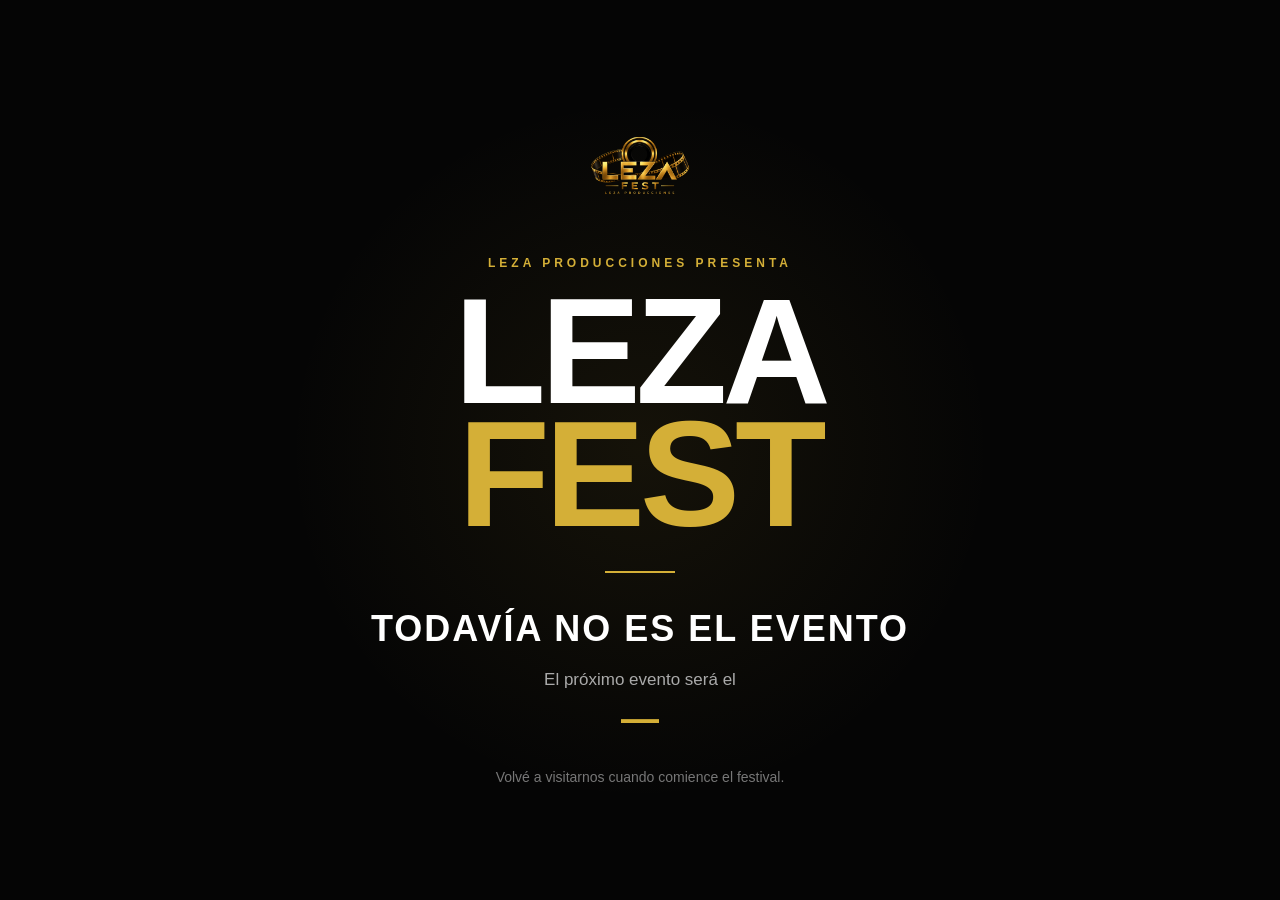
<file: index.html>
<!DOCTYPE html>
<html lang="es">
<head>
    <meta charset="UTF-8">
    <meta name="viewport" content="width=device-width, initial-scale=1.0">

    <title>Leza Fest | Leza Producciones</title>

    <link rel="stylesheet" href="style.css">
</head>

<body>

    <!-- ========================================
         PANTALLA DE ESPERA
    ========================================= -->

    <section id="festival-closed" class="festival-closed">

        <div class="closed-content">

            <img
                src="assets/logo.png"
                alt="Leza Producciones"
                class="closed-logo"
            >

            <p class="closed-eyebrow">
                LEZA PRODUCCIONES PRESENTA
            </p>

            <h1>
                LEZA<br>
                <span>FEST</span>
            </h1>

            <div class="closed-line"></div>

            <h2>
                TODAVÍA NO ES EL EVENTO
            </h2>

            <p class="closed-description">
                El próximo evento será el
            </p>

            <p
                id="closed-next-event"
                class="closed-date"
            >
                —
            </p>

            <p class="closed-message">
                Volvé a visitarnos cuando comience
                el festival.
            </p>

        </div>

    </section>


    <!-- ========================================
         WEB DEL FESTIVAL
    ========================================= -->

    <div id="festival-site" class="festival-site">

        <header class="navbar">

            <a href="#inicio" class="brand">

                <img
                    src="assets/logo.png"
                    alt="Leza Producciones"
                >

                <span>LEZA FEST</span>

            </a>

            <nav>

                <a href="#inicio">Inicio</a>

                <a href="#festival">El Festival</a>

                <a href="#reglamento">Reglamento</a>

                <a href="#transmision">Leza TV</a>

                <a href="#inscripcion">Inscripción</a>

            </nav>

        </header>


        <main>

            <!-- ========================================
                 HERO
            ========================================= -->

            <section
                id="inicio"
                class="hero"
            >

                <div class="hero-content">

                    <p class="eyebrow">
                        LEZA PRODUCCIONES PRESENTA
                    </p>

                    <h1 id="festival-title">
                        LEZA<br>
                        <span>FEST</span>
                    </h1>

                    <p class="hero-subtitle">
                        Festival de Cortometrajes
                    </p>

                    <p
                        class="hero-description"
                        id="festival-status"
                    >
                        El festival se encuentra
                        actualmente en emisión.
                    </p>

                    <p
                        class="festival-event-info"
                        id="festival-event-info"
                    ></p>

                    <a
                        href="#inscripcion"
                        class="main-button"
                    >
                        INSCRIBIR CORTOMETRAJE
                    </a>

                    <a href="votaciones/index.html" class="btn-votar-obra">
                        VOTAR OBRA
                    </a>

                </div>

            </section>


            <!-- ========================================
                 FESTIVAL
            ========================================= -->

            <section
                id="festival"
                class="section"
            >

                <div class="festival-content">

                    <p class="section-label">
                        SOBRE EL FESTIVAL
                    </p>

                    <h2 class="section-title">
                        Historias que merecen ser vistas.
                    </h2>

                    <p>
                        Leza Fest es un espacio dedicado
                        a descubrir nuevas historias,
                        realizadores y obras audiovisuales.
                    </p>

                    <p>
                        Un festival creado para celebrar
                        el cine independiente y las nuevas
                        voces del mundo audiovisual.
                    </p>

                </div>

            </section>


            <!-- ========================================
                 TRANSMISIÓN LEZA TV
            ========================================= -->

            <section
                id="transmision"
                class="section dark-section"
            >

                <div class="festival-content">

                    <p class="section-label">
                        LEZA PRODUCCIONES
                    </p>

                    <h2 class="section-title">
                        Viví Leza Fest por Leza TV.
                    </h2>

                    <p>
                        La transmisión del festival se realizará
                        a través de nuestra plataforma Leza TV.
                    </p>

                    <div
                        id="leza-tv-info"
                        class="leza-tv-info"
                    >

                        <h3>
                            TRANSMISIÓN POR LEZA TV
                        </h3>

                        <p id="broadcast-status">
                            Consultá próximamente la fecha
                            y el horario de transmisión.
                        </p>

                        <div class="broadcast-details">

                            <div>
                                <span>FECHA</span>

                                <strong id="broadcast-date">
                                    —
                                </strong>
                            </div>

                            <div>
                                <span>HORARIO</span>

                                <strong id="broadcast-time">
                                    —
                                </strong>
                            </div>

                        </div>

                        <a
                            href="https://lezaproducciones.com"
                            class="main-button"
                            target="_blank"
                            rel="noopener noreferrer"
                        >
                            LEZA PRODUCCIONES
                        </a>

                    </div>

                </div>

            </section>


            <!-- ========================================
                 REGLAMENTO
            ========================================= -->

            <section
                id="reglamento"
                class="section dark-section"
            >

                <div class="festival-content">

                    <p class="section-label">
                        LEZA FEST
                    </p>

                    <h2 class="section-title">
                        Reglamento
                    </h2>

                    <div class="rules">

                        <div class="rule">

                            <h3>01</h3>

                            <p>
                                Los cortometrajes deben
                                cumplir con las condiciones
                                establecidas por la organización.
                            </p>

                        </div>

                        <div class="rule">

                            <h3>02</h3>

                            <p>
                                Cada participante podrá
                                presentar su obra mediante
                                el formulario oficial.
                            </p>

                        </div>

                        <div class="rule">

                            <h3>03</h3>

                            <p>
                                La inscripción implica la
                                aceptación del reglamento
                                del festival.
                            </p>

                        </div>

                    </div>

                </div>

            </section>


            <!-- ========================================
                 INSCRIPCIÓN
            ========================================= -->


            <section id="inscripcion" class="registration">

                <div class="registration-content">

                    <p class="section-label">
                        PARTICIPÁ
                    </p>

                    <h2 class="section-title">
                        Inscribí tu cortometraje.
                    </h2>

                    <p>
                        Completá el formulario oficial
                        para presentar tu obra en Leza Fest.
                    </p>

                    <a
                        href="formulario/index.html"
                        class="main-button"
                    >
                        INSCRIBIRME
                    </a>

                </div>

            </section>


        <!-- ========================================
             FOOTER
        ========================================= -->

        <footer>

            <p>
                © 2026 Leza Producciones
            </p>

        </footer>

    </div>


    <script src="script.js"></script>

</body>
</html>
</file>
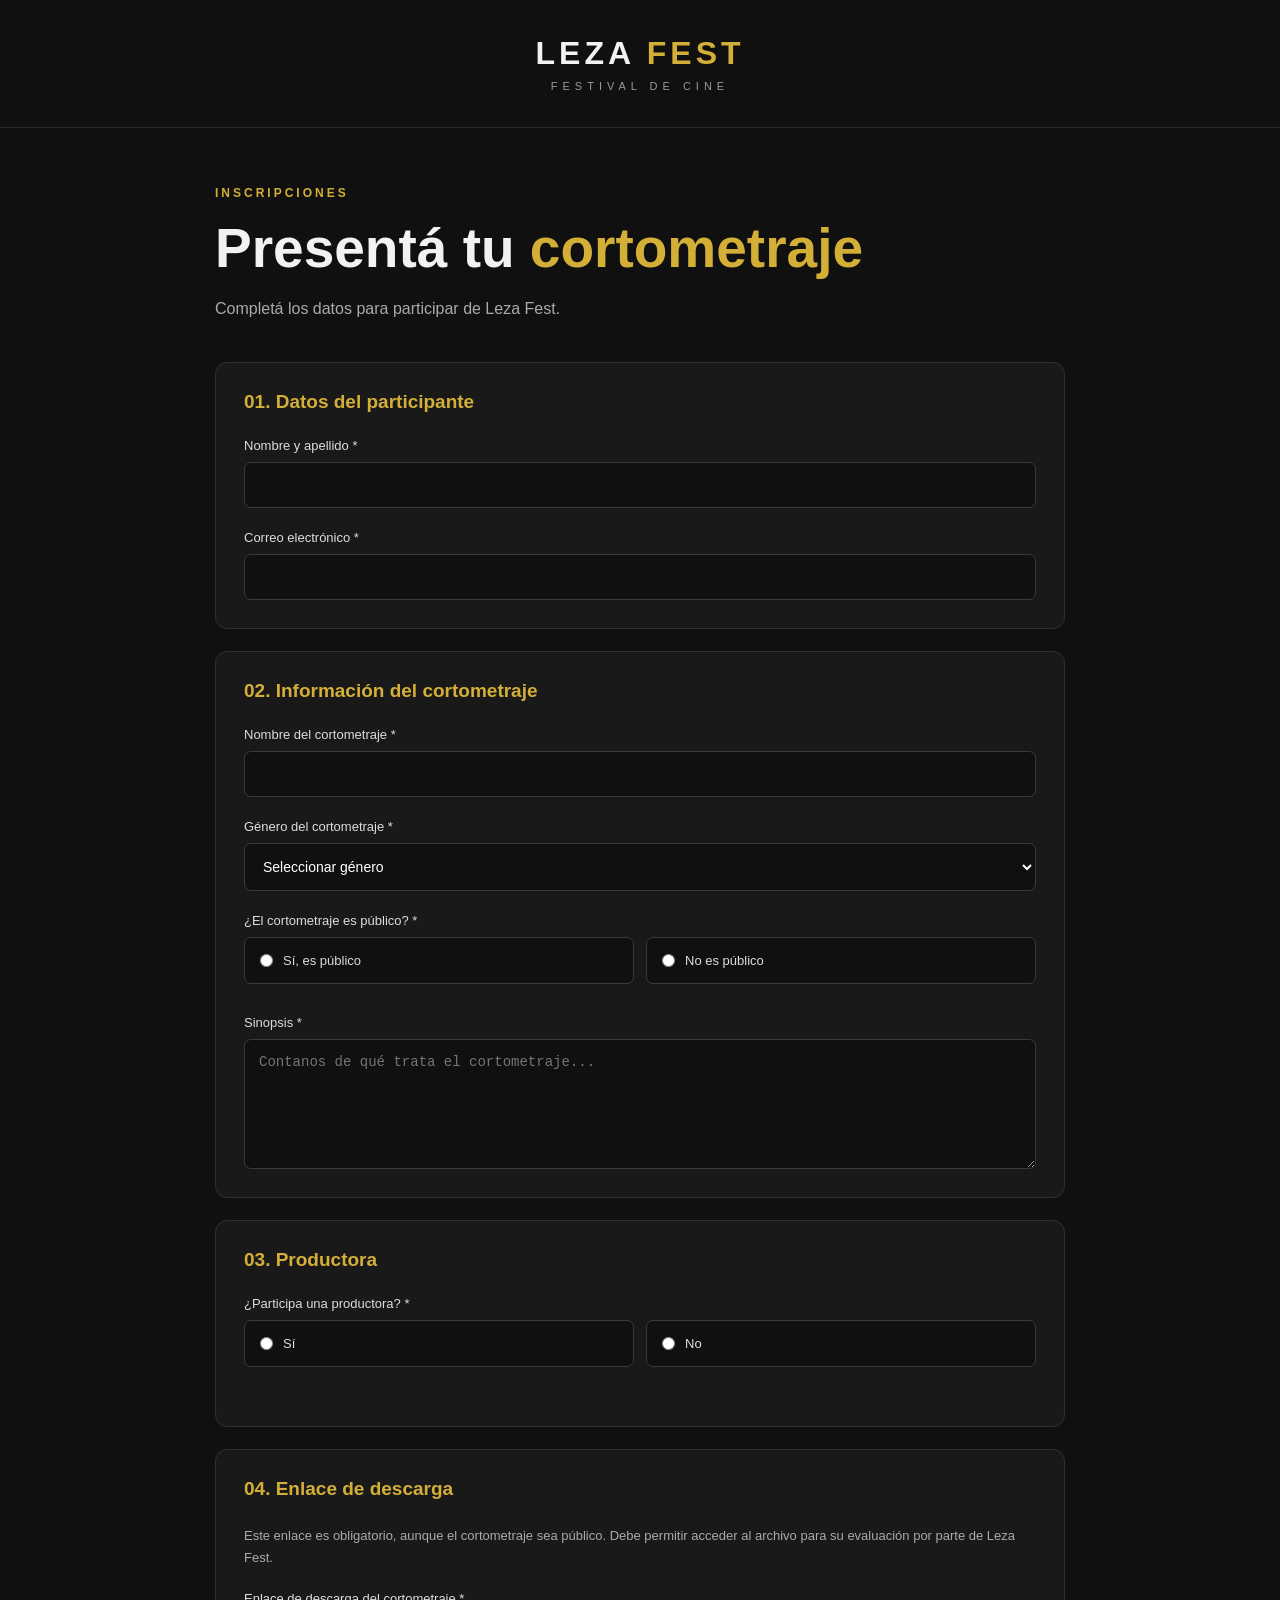
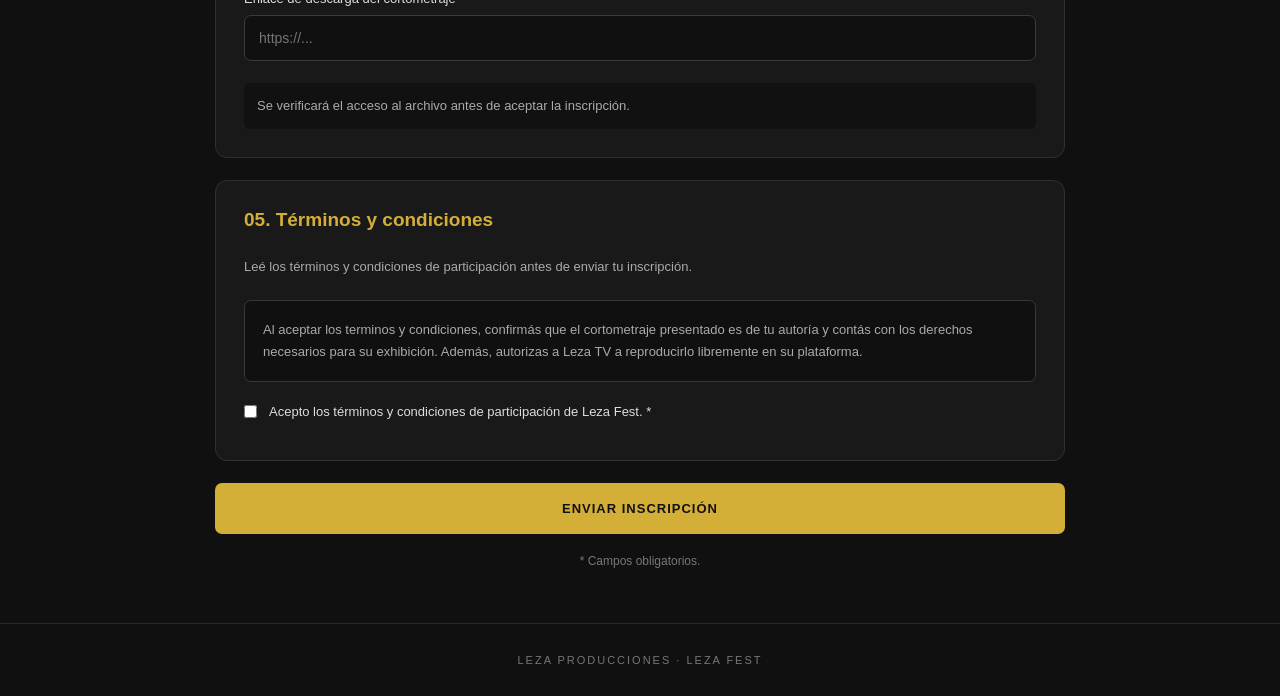
<file: formulario/index.html>
<!DOCTYPE html>
<html lang="es">
<head>
    <meta charset="UTF-8">
    <meta name="viewport" content="width=device-width, initial-scale=1.0">
    <meta name="theme-color" content="#101010">
    <title>Inscripción de cortometrajes | Leza Fest</title>
    <link rel="stylesheet" href="style.css">
</head>
<body>
    <header class="header">
        <div class="brand">LEZA <span>FEST</span></div>
        <p>FESTIVAL DE CINE</p>
    </header>

    <main class="container">
        <section class="intro">
            <span class="tag">INSCRIPCIONES</span>
            <h1>Presentá tu <span>cortometraje</span></h1>
            <p>Completá los datos para participar de Leza Fest.</p>
        </section>

        <form id="formulario">

            <section class="form-section">
                <h2>01. Datos del participante</h2>

                <div class="field">
                    <label for="participante">Nombre y apellido *</label>
                    <input id="participante" name="participante"
                           autocomplete="name" maxlength="150" required>
                </div>

                <div class="field">
                    <label for="email">Correo electrónico *</label>
                    <input id="email" name="email" type="email"
                           autocomplete="email" maxlength="254" required>
                </div>
            </section>

            <section class="form-section">
                <h2>02. Información del cortometraje</h2>

                <div class="field">
                    <label for="titulo">Nombre del cortometraje *</label>
                    <input id="titulo" name="titulo"
                           maxlength="200" required>
                </div>

                <div class="field">
                    <label for="genero">Género del cortometraje *</label>
                    <select id="genero" name="genero" required>
                        <option value="">Seleccionar género</option>
                        <option value="Drama">Drama</option>
                        <option value="Comedia">Comedia</option>
                        <option value="Terror">Terror</option>
                        <option value="Suspenso">Suspenso</option>
                        <option value="Acción">Acción</option>
                        <option value="Ciencia ficción">Ciencia ficción</option>
                        <option value="Documental">Documental</option>
                        <option value="Animación">Animación</option>
                        <option value="Experimental">Experimental</option>
                        <option value="Romance">Romance</option>
                        <option value="Otro">Otro</option>
                    </select>
                </div>

                <div class="field">
                    <label>¿El cortometraje es público? *</label>
                    <div class="radio-options">
                        <label class="radio-card">
                            <input type="radio" name="publico"
                                   value="Sí" required>
                            Sí, es público
                        </label>
                        <label class="radio-card">
                            <input type="radio" name="publico"
                                   value="No" required>
                            No es público
                        </label>
                    </div>
                </div>

                <div id="datos-publicos" class="conditional" hidden>
                    <div class="field">
                        <label for="plataforma">¿Dónde se puede ver? *</label>
                        <select id="plataforma" name="plataforma">
                            <option value="">Seleccionar plataforma</option>
                            <option value="YouTube">YouTube</option>
                            <option value="Vimeo">Vimeo</option>
                            <option value="Otra">Otra plataforma</option>
                        </select>
                    </div>

                    <div class="field">
                        <label for="enlace-publico">
                            Enlace para visualizar el cortometraje *
                        </label>
                        <input id="enlace-publico" name="enlacePublico"
                               type="url" placeholder="https://...">
                    </div>
                </div>

                <div class="field">
                    <label for="sinopsis">Sinopsis *</label>
                    <textarea id="sinopsis" name="sinopsis"
                              rows="6" maxlength="5000"
                              placeholder="Contanos de qué trata el cortometraje..."
                              required></textarea>
                </div>
            </section>

            <section class="form-section">
                <h2>03. Productora</h2>

                <div class="field">
                    <label>¿Participa una productora? *</label>
                    <div class="radio-options">
                        <label class="radio-card">
                            <input type="radio" name="tieneProductora"
                                   value="Sí" required>
                            Sí
                        </label>
                        <label class="radio-card">
                            <input type="radio" name="tieneProductora"
                                   value="No" required>
                            No
                        </label>
                    </div>
                </div>

                <div id="datos-productora" class="conditional" hidden>
                    <div class="field">
                        <label for="productora">Nombre de la productora *</label>
                        <input id="productora" name="productora"
                               maxlength="200">
                    </div>
                </div>
            </section>

            <section class="form-section">
                <h2>04. Enlace de descarga</h2>

                <p class="help">
                    Este enlace es obligatorio, aunque el cortometraje
                    sea público. Debe permitir acceder al archivo para
                    su evaluación por parte de Leza Fest.
                </p>

                <div class="field">
                    <label for="enlace-descarga">
                        Enlace de descarga del cortometraje *
                    </label>
                    <input id="enlace-descarga" name="enlaceDescarga"
                           type="url" placeholder="https://..." required>
                </div>

                <div id="estado-enlace" class="status" aria-live="polite">
                    Se verificará el acceso al archivo antes de aceptar
                    la inscripción.
                </div>
            </section>

            <section class="form-section">
                <h2>05. Términos y condiciones</h2>

                <p class="help">
                    Leé los términos y condiciones de participación
                    antes de enviar tu inscripción.
                </p>

                <div class="terms-placeholder">
                    <p>
                        Al aceptar los terminos y condiciones, confirmás que el cortometraje presentado es de tu autoría y contás con los derechos necesarios para su exhibición. Además, autorizas a Leza TV a reproducirlo libremente en su plataforma.
                    </p>
                </div>

                <label class="terms-check">
                    <input type="checkbox" id="acepta-terminos"
                           name="aceptaTerminos" required>
                    <span>Acepto los términos y condiciones de participación
                    de Leza Fest. *</span>
                </label>
            </section>

            <button type="submit" id="enviar">
                ENVIAR INSCRIPCIÓN
            </button>

            <p id="resultado" class="result" role="status"
               aria-live="polite"></p>

            <p class="required-note">* Campos obligatorios.</p>
        </form>
    </main>

    <footer>
        LEZA PRODUCCIONES · LEZA FEST
    </footer>

    <script src="script.js"></script>
</body>
</html>
</file>
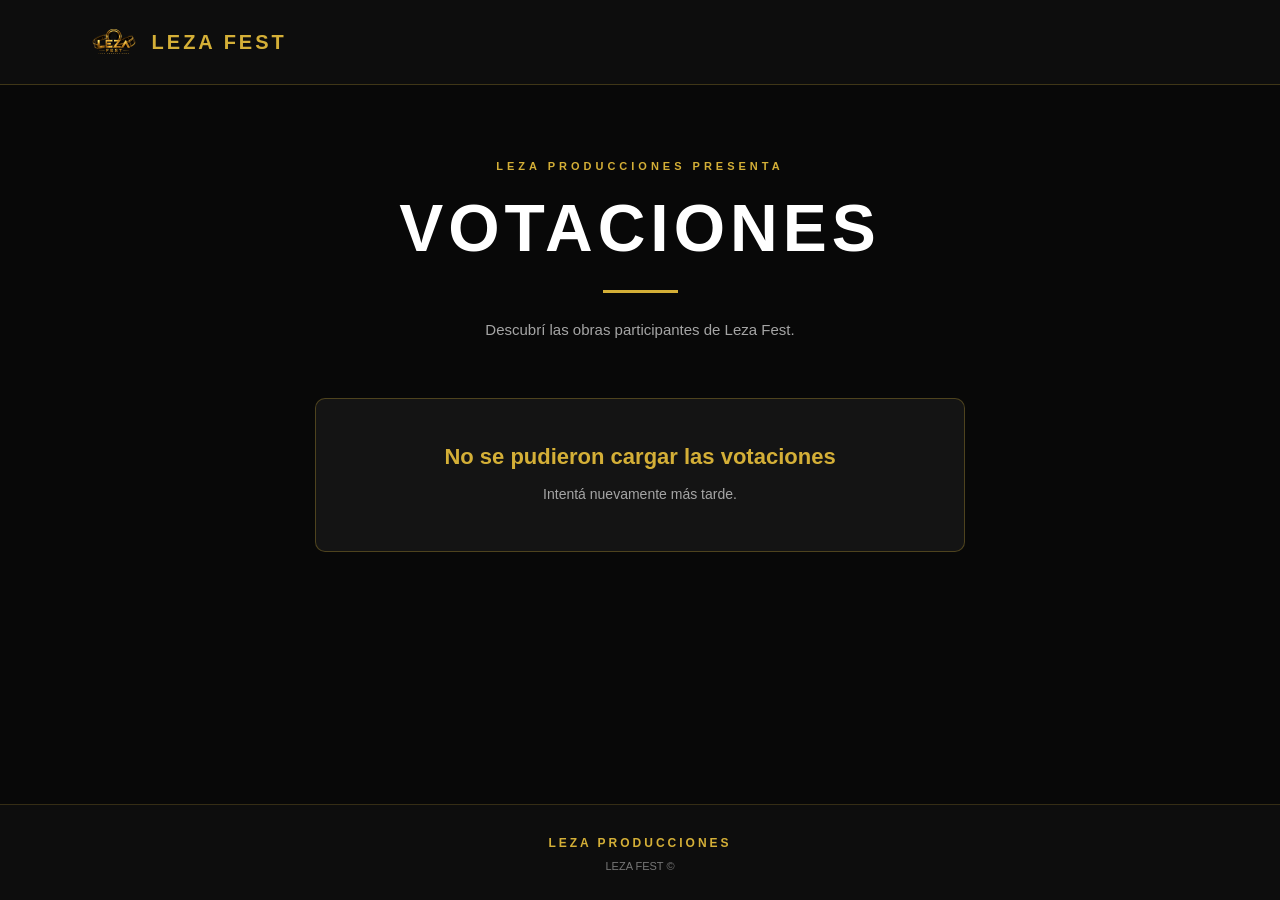
<file: votaciones/index.html>
<!DOCTYPE html>
<html lang="es">
<head>
    <meta charset="UTF-8">
    <meta name="viewport" content="width=device-width, initial-scale=1.0">
    <meta name="theme-color" content="#080808">
    <title>Votaciones | Leza Fest</title>
    <link rel="stylesheet" href="style.css">
</head>
<body>

    <header class="header">
        <a href="../index.html" class="brand">
            <img src="../assets/logo.png" alt="Leza Producciones">
            <span>LEZA FEST</span>
        </a>
    </header>

    <main class="main">
        <section class="voting-intro">
            <p class="eyebrow">LEZA PRODUCCIONES PRESENTA</p>
            <h1>VOTACIONES</h1>
            <div class="gold-line"></div>
            <p class="description">
                Descubrí las obras participantes de Leza Fest.
            </p>
        </section>

        <section id="votingStatus" class="status-card">
            <h2>Todavía no se puede votar</h2>
            <p>Las votaciones aún no están habilitadas.</p>
        </section>

        <section id="worksSection" class="works-section" hidden>
            <div id="worksList" class="works-list"></div>
        </section>

        <section id="emptySection" class="status-card" hidden>
            <h2>No hay obras disponibles</h2>
            <p>La lista de votaciones todavía no está disponible.</p>
        </section>

        <section id="alreadyVoted" class="status-card" hidden>
            <h2>Voto registrado</h2>
            <p>Ya registraste tu voto. ¡Gracias por participar!</p>
        </section>

    </main>

    <footer class="footer">
        <span>LEZA PRODUCCIONES</span>
        <p>LEZA FEST ©</p>
    </footer>

    <script src="script.js"></script>
</body>
</html>
</file>
<file: style.css>
/* ========================================
   CONFIGURACIÓN GENERAL
======================================== */

* {
    margin: 0;
    padding: 0;
    box-sizing: border-box;
}

html {
    scroll-behavior: smooth;
}

body {
    font-family: Arial, Helvetica, sans-serif;
    background: #050505;
    color: #ffffff;
}


/* ========================================
   PANTALLA DE ESPERA
======================================== */

.festival-closed {
    min-height: 100vh;
    min-height: 100svh;

    display: flex;
    align-items: center;
    justify-content: center;

    padding: 40px 20px;

    background:
        radial-gradient(
            circle at center,
            rgba(212, 175, 55, 0.08),
            transparent 45%
        ),
        #050505;

    text-align: center;
}

.closed-content {
    width: 100%;
    max-width: 800px;
}

.closed-logo {
    width: 110px;
    height: 110px;

    object-fit: contain;

    margin-bottom: 30px;
}

.closed-eyebrow {
    color: #D4AF37;

    font-size: 12px;
    font-weight: bold;

    letter-spacing: 4px;

    margin-bottom: 20px;
}

.closed-content h1 {
    font-size: clamp(70px, 13vw, 150px);

    line-height: 0.82;

    font-weight: 900;

    letter-spacing: -5px;

    margin-bottom: 35px;
}

.closed-content h1 span {
    color: #D4AF37;
}

.closed-line {
    width: 70px;
    height: 2px;

    background: #D4AF37;

    margin: 0 auto 35px;
}

.closed-content h2 {
    font-size: clamp(22px, 4vw, 36px);

    letter-spacing: 2px;

    margin-bottom: 20px;
}

.closed-description {
    color: #aaaaaa;

    font-size: 17px;

    margin-bottom: 8px;
}

.closed-date {
    color: #D4AF37;

    font-size: clamp(24px, 4vw, 38px);

    font-weight: bold;

    margin-bottom: 25px;
}

.closed-message {
    color: #777777;

    font-size: 14px;

    line-height: 1.6;
}


/* ========================================
   WEB DEL FESTIVAL
======================================== */

.festival-site {
    display: none;
}


/* ========================================
   NAVBAR
======================================== */

.navbar {
    position: fixed;

    top: 0;
    left: 0;

    width: 100%;

    z-index: 1000;

    display: flex;
    align-items: center;
    justify-content: space-between;

    padding: 20px 6%;

    background: rgba(5, 5, 5, 0.92);

    border-bottom: 1px solid rgba(
        212,
        175,
        55,
        0.15
    );

    transition: 0.3s;
}

.navbar.scrolled {
    padding-top: 14px;
    padding-bottom: 14px;

    background: rgba(5, 5, 5, 0.98);
}

.brand {
    display: flex;

    align-items: center;

    gap: 12px;

    color: #ffffff;

    text-decoration: none;

    font-weight: bold;

    letter-spacing: 2px;
}

.brand img {
    width: 42px;
    height: 42px;

    object-fit: contain;
}

.navbar nav {
    display: flex;

    align-items: center;

    gap: 30px;
}

.navbar nav a {
    color: #cccccc;

    text-decoration: none;

    font-size: 13px;

    letter-spacing: 1px;

    transition: 0.3s;
}

.navbar nav a:hover {
    color: #D4AF37;
}


/* ========================================
   HERO
======================================== */

.hero {
    min-height: 100vh;

    display: flex;

    align-items: center;

    justify-content: center;

    text-align: center;

    padding: 120px 20px 80px;

    background:
        radial-gradient(
            circle at center,
            rgba(212, 175, 55, 0.07),
            transparent 45%
        ),
        #050505;
}

.hero-content {
    max-width: 900px;
}

.eyebrow {
    color: #D4AF37;

    font-size: 12px;

    font-weight: bold;

    letter-spacing: 4px;

    margin-bottom: 25px;
}

.hero h1 {
    font-size: clamp(80px, 16vw, 190px);

    line-height: 0.8;

    letter-spacing: -7px;

    font-weight: 900;

    margin-bottom: 35px;
}

.hero h1 span {
    color: #D4AF37;
}

.hero-subtitle {
    font-size: 22px;

    color: #dddddd;

    margin-bottom: 20px;
}

.hero-description {
    max-width: 600px;

    margin: 0 auto 12px;

    color: #999999;

    font-size: 16px;

    line-height: 1.6;
}

.festival-event-info {
    color: #D4AF37;

    font-size: 14px;

    margin-bottom: 35px;
}


/* ========================================
   BOTONES
======================================== */

.main-button {
    display: inline-block;

    padding: 16px 32px;

    background: #D4AF37;

    color: #050505;

    text-decoration: none;

    font-size: 13px;

    font-weight: bold;

    letter-spacing: 1px;

    transition: 0.3s;
}

.main-button:hover {
    background: #ffffff;

    transform: translateY(-2px);
}


/* ========================================
   SECCIONES
======================================== */

.section {
    padding: 120px 8%;

    background: #080808;
}

.dark-section {
    background: #050505;
}

.festival-content,
.registration-content {
    max-width: 1000px;

    margin: 0 auto;
}

.section-label {
    color: #D4AF37;

    font-size: 11px;

    font-weight: bold;

    letter-spacing: 3px;

    margin-bottom: 20px;
}

.section-title {
    font-size: clamp(36px, 6vw, 70px);

    line-height: 1;

    margin-bottom: 35px;
}

.festival-content > p:not(.section-label),
.registration-content > p:not(.section-label) {
    max-width: 700px;

    color: #999999;

    line-height: 1.8;

    margin-bottom: 20px;
}


/* ========================================
   REGLAMENTO
======================================== */

.rules {
    display: grid;

    grid-template-columns:
        repeat(3, 1fr);

    gap: 40px;

    margin-top: 60px;
}

.rule {
    padding-top: 25px;

    border-top: 1px solid
        rgba(212, 175, 55, 0.4);
}

.rule h3 {
    color: #D4AF37;

    font-size: 14px;

    margin-bottom: 20px;
}

.rule p {
    color: #999999;

    line-height: 1.7;
}


/* ========================================
   INSCRIPCIÓN
======================================== */

.registration {
    padding: 130px 8%;

    background:
        linear-gradient(
            135deg,
            #090909,
            #050505
        );

    text-align: center;
}

.registration-content {
    display: flex;

    flex-direction: column;

    align-items: center;
}

.registration-content > p:not(.section-label) {
    margin-left: auto;
    margin-right: auto;
}


/* ========================================
   FOOTER
======================================== */

footer {
    padding: 30px 20px;

    text-align: center;

    background: #030303;

    border-top: 1px solid
        rgba(212, 175, 55, 0.15);

    color: #666666;

    font-size: 12px;
}


/* ========================================
   ANIMACIONES
======================================== */

.fade-in {
    opacity: 0;

    transform: translateY(25px);

    transition:
        opacity 0.8s ease,
        transform 0.8s ease;
}

.fade-in.visible {
    opacity: 1;

    transform: translateY(0);
}


/* ========================================
   RESPONSIVE
======================================== */

@media (max-width: 800px) {

    .navbar {
        padding: 15px 20px;
    }

    .navbar nav {
        gap: 12px;
    }

    .navbar nav a {
        font-size: 11px;
    }

    .rules {
        grid-template-columns: 1fr;

        gap: 50px;
    }

}


@media (max-width: 600px) {

    .navbar {
        flex-direction: column;

        gap: 15px;
    }

    .navbar nav {
        flex-wrap: wrap;

        justify-content: center;
    }

    .hero {
        padding-top: 170px;
    }

    .closed-content h1 {
        letter-spacing: -3px;
    }

    .closed-logo {
        width: 90px;
        height: 90px;
    }

}


/* ========================================
   LEZA TV - TRANSMISIÓN DEL FESTIVAL
======================================== */

#transmision {
    position: relative;
    overflow: hidden;
    text-align: center;

    background:
        radial-gradient(
            ellipse at 50% 45%,
            rgba(212, 175, 55, 0.10),
            transparent 65%
        ),
        #050505;
}

#transmision .festival-content {
    max-width: 1000px;
}

#transmision .section-title {
    margin-left: auto;
    margin-right: auto;
}

#transmision .festival-content > p:not(.section-label) {
    margin-left: auto;
    margin-right: auto;
}

.leza-tv-info {
    position: relative;

    max-width: 780px;
    width: 100%;

    margin: 55px auto 0;
    padding: 55px 45px;

    background:
        linear-gradient(
            145deg,
            rgba(25, 25, 25, 0.98),
            rgba(8, 8, 8, 0.98)
        );

    border: 1px solid rgba(212, 175, 55, 0.35);
    border-top: 3px solid #D4AF37;

    box-shadow:
        0 20px 70px rgba(0, 0, 0, 0.45),
        0 0 35px rgba(212, 175, 55, 0.05);
}

.leza-tv-info h3 {
    color: #D4AF37;

    font-size: 15px;
    font-weight: bold;

    letter-spacing: 4px;

    margin-bottom: 25px;
}

#broadcast-status {
    color: #aaaaaa;

    font-size: 15px;
    line-height: 1.7;

    margin-bottom: 35px;
}

.broadcast-details {
    display: grid;
    grid-template-columns: 1fr 1fr;

    margin: 35px 0;

    border-top: 1px solid rgba(212, 175, 55, 0.25);
    border-bottom: 1px solid rgba(212, 175, 55, 0.25);
}

.broadcast-details > div {
    display: flex;
    flex-direction: column;
    align-items: center;

    gap: 15px;

    padding: 30px 15px;
}

.broadcast-details > div + div {
    border-left: 1px solid rgba(212, 175, 55, 0.25);
}

.broadcast-details span {
    color: #888888;

    font-size: 11px;
    font-weight: bold;

    letter-spacing: 3px;
}

.broadcast-details strong {
    color: #D4AF37;

    font-size: clamp(20px, 3vw, 30px);
    font-weight: bold;

    line-height: 1.3;
}

.leza-tv-info .main-button {
    margin-top: 10px;
    min-width: 220px;
}

/* ========================================
   RESPONSIVE - LEZA TV
======================================== */

@media (max-width: 600px) {

    .leza-tv-info {
        margin-top: 35px;
        padding: 35px 20px;
    }

    .leza-tv-info h3 {
        font-size: 13px;
        letter-spacing: 2px;
    }

    #broadcast-status {
        font-size: 14px;
    }

    .broadcast-details {
        grid-template-columns: 1fr;
    }

    .broadcast-details > div {
        padding: 25px 10px;
    }

    .broadcast-details > div + div {
        border-left: none;
        border-top: 1px solid rgba(212, 175, 55, 0.25);
    }

}

/* BOTÓN VOTAR OBRA - INICIO */
.btn-votar-obra {
    display: inline-flex;
    align-items: center;
    justify-content: center;
    padding: 13px 28px;
    background: linear-gradient(135deg, #D4AF37, #F5D76E);
    color: #111;
    border: 1px solid #D4AF37;
    border-radius: 6px;
    font-size: 14px;
    font-weight: 700;
    letter-spacing: 1px;
    text-decoration: none;
    text-transform: uppercase;
    transition: all 0.25s ease;
}

.btn-votar-obra:hover {
    background: transparent;
    color: #D4AF37;
    transform: translateY(-2px);
    box-shadow: 0 0 14px rgba(212, 175, 55, 0.25);
}
</file>
<file: formulario/style.css>
* {
    box-sizing: border-box;
    margin: 0;
    padding: 0;
}

[hidden] {
    display: none !important;
}

body {
    background: #101010;
    color: #f2f2f2;
    font-family: Arial, sans-serif;
    min-height: 100vh;
}

.header {
    text-align: center;
    padding: 35px 20px;
    border-bottom: 1px solid #292929;
}

.brand {
    font-size: 32px;
    font-weight: 900;
    letter-spacing: 4px;
}

.brand span,
.intro h1 span {
    color: #d4af37;
}

.header p {
    color: #999;
    font-size: 11px;
    letter-spacing: 5px;
    margin-top: 8px;
}

.container {
    width: 90%;
    max-width: 850px;
    margin: 55px auto;
}

.intro {
    margin-bottom: 40px;
}

.tag {
    color: #d4af37;
    font-size: 12px;
    letter-spacing: 3px;
    font-weight: bold;
}

.intro h1 {
    font-size: clamp(35px, 6vw, 55px);
    margin: 15px 0;
}

.intro p,
.help {
    color: #aaa;
    line-height: 1.7;
}

.form-section {
    background: #191919;
    border: 1px solid #303030;
    border-radius: 12px;
    padding: 28px;
    margin-bottom: 22px;
}

.form-section h2 {
    color: #d4af37;
    font-size: 19px;
    margin-bottom: 25px;
}

.field {
    display: flex;
    flex-direction: column;
    margin-bottom: 22px;
}

.field:last-child {
    margin-bottom: 0;
}

label {
    font-size: 13px;
    margin-bottom: 9px;
    color: #ddd;
}

input:not([type="radio"]):not([type="checkbox"]),
select,
textarea {
    width: 100%;
    background: #101010;
    border: 1px solid #3a3a3a;
    border-radius: 7px;
    padding: 14px;
    color: white;
    font-size: 14px;
    outline: none;
}

input:focus,
select:focus,
textarea:focus {
    border-color: #d4af37;
}

textarea {
    resize: vertical;
    min-height: 130px;
}

.radio-options {
    display: flex;
    gap: 12px;
    flex-wrap: wrap;
}

.radio-card {
    display: flex;
    align-items: center;
    gap: 10px;
    background: #101010;
    border: 1px solid #3a3a3a;
    border-radius: 7px;
    padding: 15px;
    cursor: pointer;
    flex: 1;
    min-width: 150px;
}

.radio-card input,
.terms-check input {
    accent-color: #d4af37;
}

.conditional {
    background: #141414;
    border-left: 3px solid #d4af37;
    padding: 20px;
    margin: 18px 0;
    border-radius: 5px;
}

.help {
    font-size: 13px;
    margin-bottom: 22px;
}

.status {
    color: #aaa;
    background: #111;
    padding: 13px;
    border-radius: 6px;
    font-size: 13px;
    margin-top: 15px;
    line-height: 1.5;
}

.status.error {
    color: #ff7777;
}

.status.success {
    color: #d4af37;
}

.terms-placeholder {
    padding: 18px;
    background: #101010;
    border: 1px solid #383838;
    border-radius: 7px;
    color: #aaa;
    font-size: 13px;
    line-height: 1.7;
    margin-bottom: 20px;
}

.terms-check {
    display: flex;
    align-items: flex-start;
    gap: 12px;
    line-height: 1.6;
    cursor: pointer;
}

.terms-check input {
    margin-top: 3px;
    flex-shrink: 0;
}

button {
    width: 100%;
    background: #d4af37;
    color: #111;
    border: none;
    padding: 18px;
    border-radius: 7px;
    font-weight: bold;
    font-size: 13px;
    letter-spacing: 1px;
    cursor: pointer;
    transition: 0.2s;
}

button:hover {
    background: #f0ce59;
}

button:disabled {
    opacity: 0.6;
    cursor: not-allowed;
}

.result {
    text-align: center;
    margin-top: 20px;
    line-height: 1.6;
}

.required-note {
    color: #777;
    font-size: 12px;
    margin-top: 18px;
    text-align: center;
}

footer {
    text-align: center;
    padding: 30px;
    border-top: 1px solid #292929;
    color: #777;
    font-size: 11px;
    letter-spacing: 2px;
}

@media (max-width: 600px) {
    .container {
        width: 92%;
        margin: 35px auto;
    }

    .form-section {
        padding: 20px;
    }

    .radio-options {
        flex-direction: column;
    }

    .radio-card {
        flex: auto;
    }
}
</file>
<file: votaciones/style.css>
* {
    margin: 0;
    padding: 0;
    box-sizing: border-box;
}

:root {
    --gold: #D4AF37;
    --gold-light: #F0D77A;
    --black: #080808;
    --surface: #141414;
    --surface-light: #1D1D1D;
    --text: #FFFFFF;
    --muted: #A5A5A5;
}

body {
    min-height: 100vh;
    background: var(--black);
    color: var(--text);
    font-family: Arial, Helvetica, sans-serif;
    display: flex;
    flex-direction: column;
}

.header {
    width: 100%;
    min-height: 85px;
    padding: 18px 7%;
    display: flex;
    align-items: center;
    border-bottom: 1px solid rgba(212, 175, 55, 0.25);
    background: #0D0D0D;
}

.brand {
    display: flex;
    align-items: center;
    gap: 14px;
    color: var(--gold);
    text-decoration: none;
    font-size: 20px;
    font-weight: 800;
    letter-spacing: 3px;
}

.brand img {
    width: 48px;
    height: 48px;
    object-fit: contain;
}

.main {
    width: 100%;
    max-width: 1050px;
    margin: 0 auto;
    padding: 75px 25px;
    flex: 1;
}

.voting-intro {
    text-align: center;
    margin-bottom: 55px;
}

.eyebrow {
    color: var(--gold);
    font-size: 11px;
    letter-spacing: 4px;
    font-weight: bold;
    margin-bottom: 18px;
}

.voting-intro h1 {
    font-size: clamp(38px, 7vw, 66px);
    font-weight: 900;
    letter-spacing: 5px;
}

.gold-line {
    width: 75px;
    height: 3px;
    background: var(--gold);
    margin: 24px auto;
}

.description {
    color: var(--muted);
    font-size: 15px;
    line-height: 1.7;
}

.status-card {
    max-width: 650px;
    margin: 0 auto;
    padding: 45px 25px;
    background: var(--surface);
    border: 1px solid rgba(212, 175, 55, 0.3);
    border-radius: 10px;
    text-align: center;
}

.status-card h2 {
    color: var(--gold);
    font-size: 22px;
    margin-bottom: 13px;
}

.status-card p {
    color: var(--muted);
    font-size: 14px;
    line-height: 1.7;
}

.works-section {
    width: 100%;
}

.works-list {
    display: grid;
    grid-template-columns: 1fr;
    gap: 16px;
}

.work-card {
    padding: 25px;
    background: var(--surface);
    border: 1px solid rgba(212, 175, 55, 0.25);
    border-radius: 9px;
}

.work-card h2 {
    color: var(--gold-light);
    font-size: 21px;
    margin-bottom: 10px;
}

.work-card p {
    color: var(--muted);
    font-size: 14px;
    margin-bottom: 18px;
}

.work-link {
    display: inline-block;
    color: var(--gold);
    font-size: 13px;
    margin-bottom: 20px;
    text-decoration: underline;
    overflow-wrap: anywhere;
}

.vote-button {
    display: block;
    width: 100%;
    padding: 14px;
    border: none;
    border-radius: 5px;
    background: var(--gold);
    color: #080808;
    font-size: 13px;
    font-weight: 900;
    letter-spacing: 2px;
    cursor: pointer;
    transition: background 0.2s, transform 0.2s;
}

.vote-button:hover {
    background: var(--gold-light);
    transform: translateY(-2px);
}

.vote-button:disabled {
    opacity: 0.5;
    cursor: not-allowed;
    transform: none;
}

.footer {
    padding: 28px 20px;
    border-top: 1px solid rgba(212, 175, 55, 0.2);
    text-align: center;
    background: #0D0D0D;
}

.footer span {
    color: var(--gold);
    font-size: 12px;
    font-weight: bold;
    letter-spacing: 3px;
}

.footer p {
    margin-top: 9px;
    color: #777;
    font-size: 11px;
}

[hidden] {
    display: none !important;
}

@media (max-width: 600px) {
    .header {
        padding: 15px 20px;
    }

    .main {
        padding: 55px 18px;
    }

    .voting-intro {
        margin-bottom: 40px;
    }

    .work-card {
        padding: 20px;
    }
}

/* BOTÓN VER OBRA - LEZA FEST */
.btn-ver-obra,
.ver-obra,
button.ver-obra {
    display: inline-flex;
    align-items: center;
    justify-content: center;
    gap: 8px;
    padding: 10px 22px;
    background: linear-gradient(135deg, #D4AF37, #F5D76E);
    color: #111111;
    border: 1px solid #D4AF37;
    border-radius: 6px;
    font-weight: 700;
    font-size: 13px;
    letter-spacing: 1px;
    text-decoration: none;
    text-transform: uppercase;
    cursor: pointer;
    transition: all 0.25s ease;
}

.btn-ver-obra:hover,
.ver-obra:hover,
button.ver-obra:hover {
    background: transparent;
    color: #D4AF37;
    box-shadow: 0 0 12px rgba(212, 175, 55, 0.25);
    transform: translateY(-2px);
}
</file>
